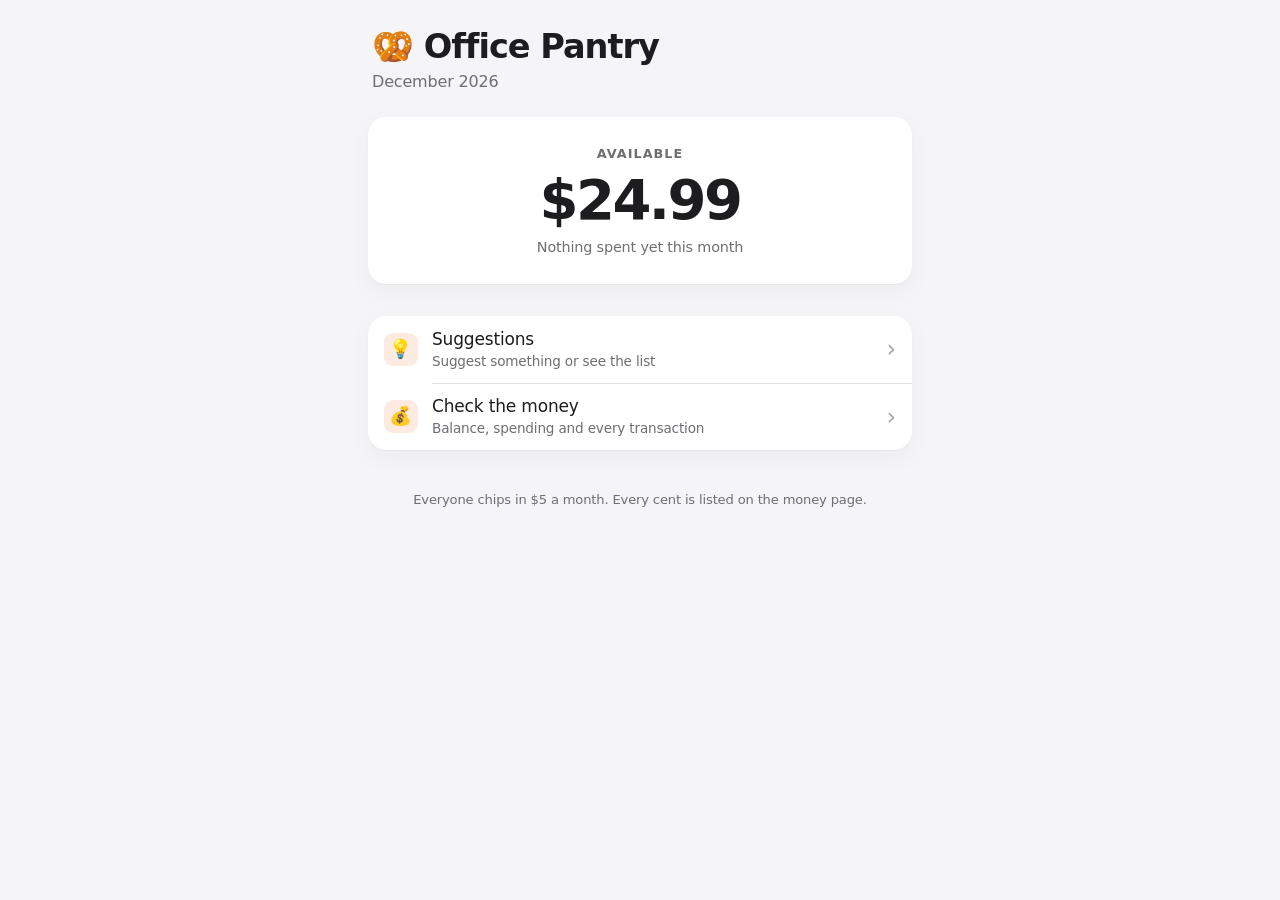
<file: index.html>
<!DOCTYPE html>
<html lang="en">
<head>
<meta charset="utf-8">
<meta name="viewport" content="width=device-width, initial-scale=1">
<title>Office Pantry</title>
<meta name="description" content="Shared office snack fund — balance, spending and suggestions.">
<meta name="theme-color" content="#f5f5f7" media="(prefers-color-scheme: light)">
<meta name="theme-color" content="#000000" media="(prefers-color-scheme: dark)">
<link rel="stylesheet" href="assets/style.css">
</head>
<body>

<header class="masthead">
  <h1>🥨 Office Pantry</h1>
  <p class="period" data-period></p>
</header>

<section class="balance-card">
  <p class="balance-label">Available</p>
  <p class="balance-amount" data-balance>…</p>
  <p class="balance-note" data-balance-note>Loading the ledger…</p>
</section>

<nav class="actions">
  <a class="action" href="suggestions.html">
    <span class="icon">💡</span>
    <span class="action-text">
      <span class="action-title">Suggestions</span>
      <span class="action-sub">Suggest something or see the list</span>
    </span>
    <span class="arrow">›</span>
  </a>
  <a class="action" href="budget.html">
    <span class="icon">💰</span>
    <span class="action-text">
      <span class="action-title">Check the money</span>
      <span class="action-sub">Balance, spending and every transaction</span>
    </span>
    <span class="arrow">›</span>
  </a>
</nav>

<p class="footnote">Everyone chips in $5 a month. Every cent is listed on the money page.</p>

<script src="assets/pantry.js"></script>
<script>Pantry.initIndex();</script>
</body>
</html>
</file>
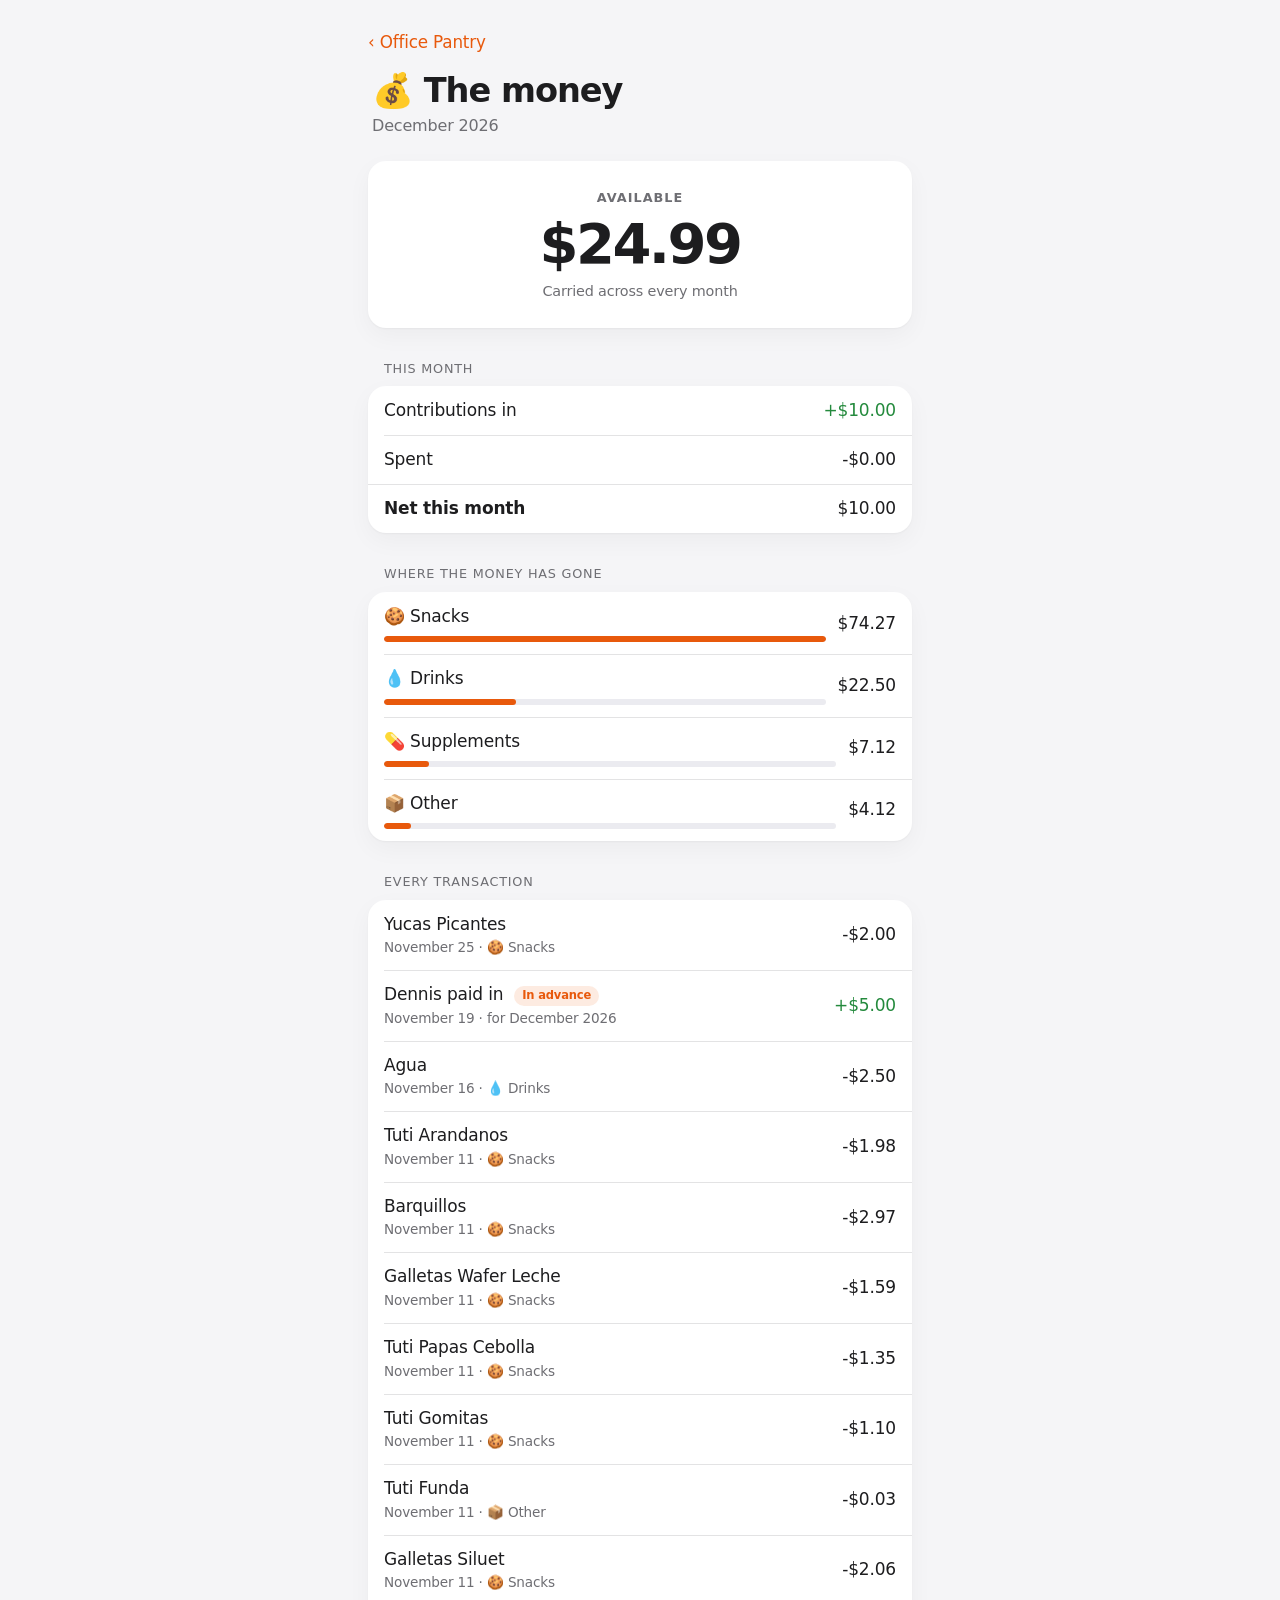
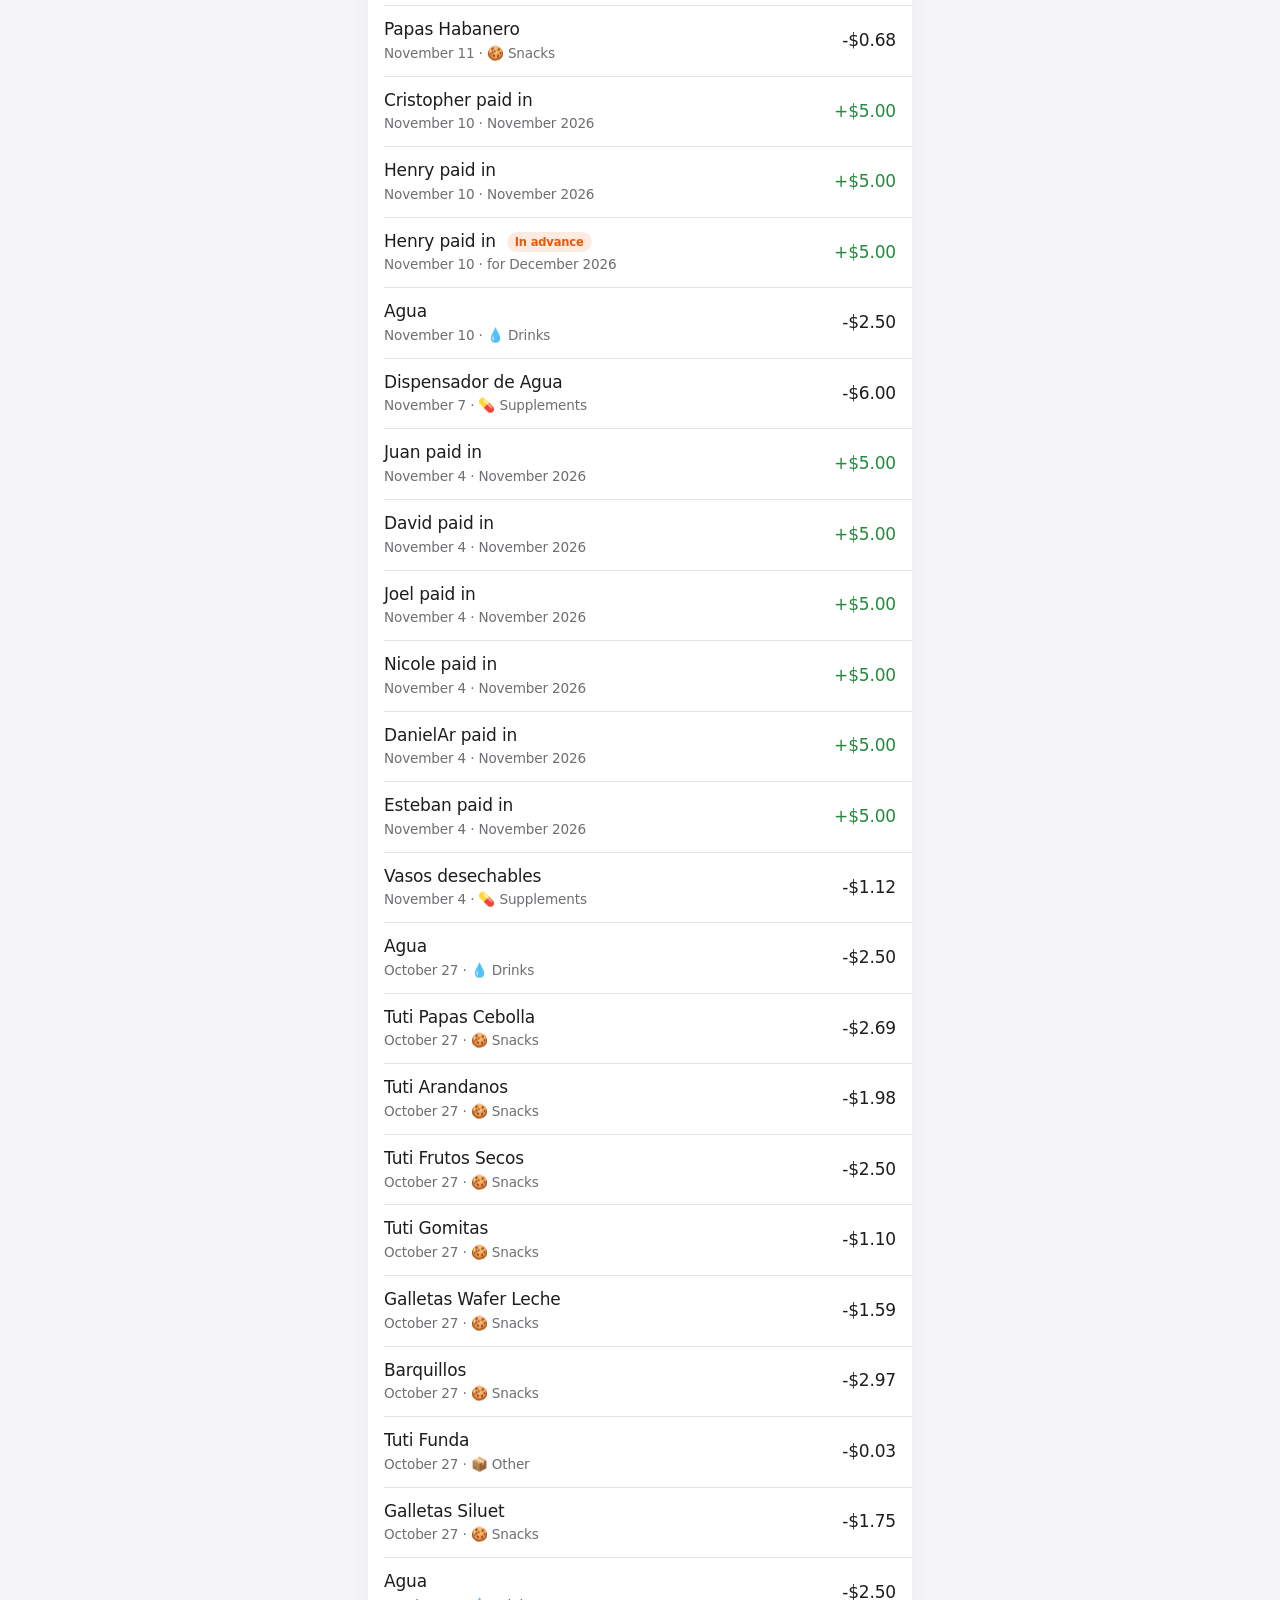
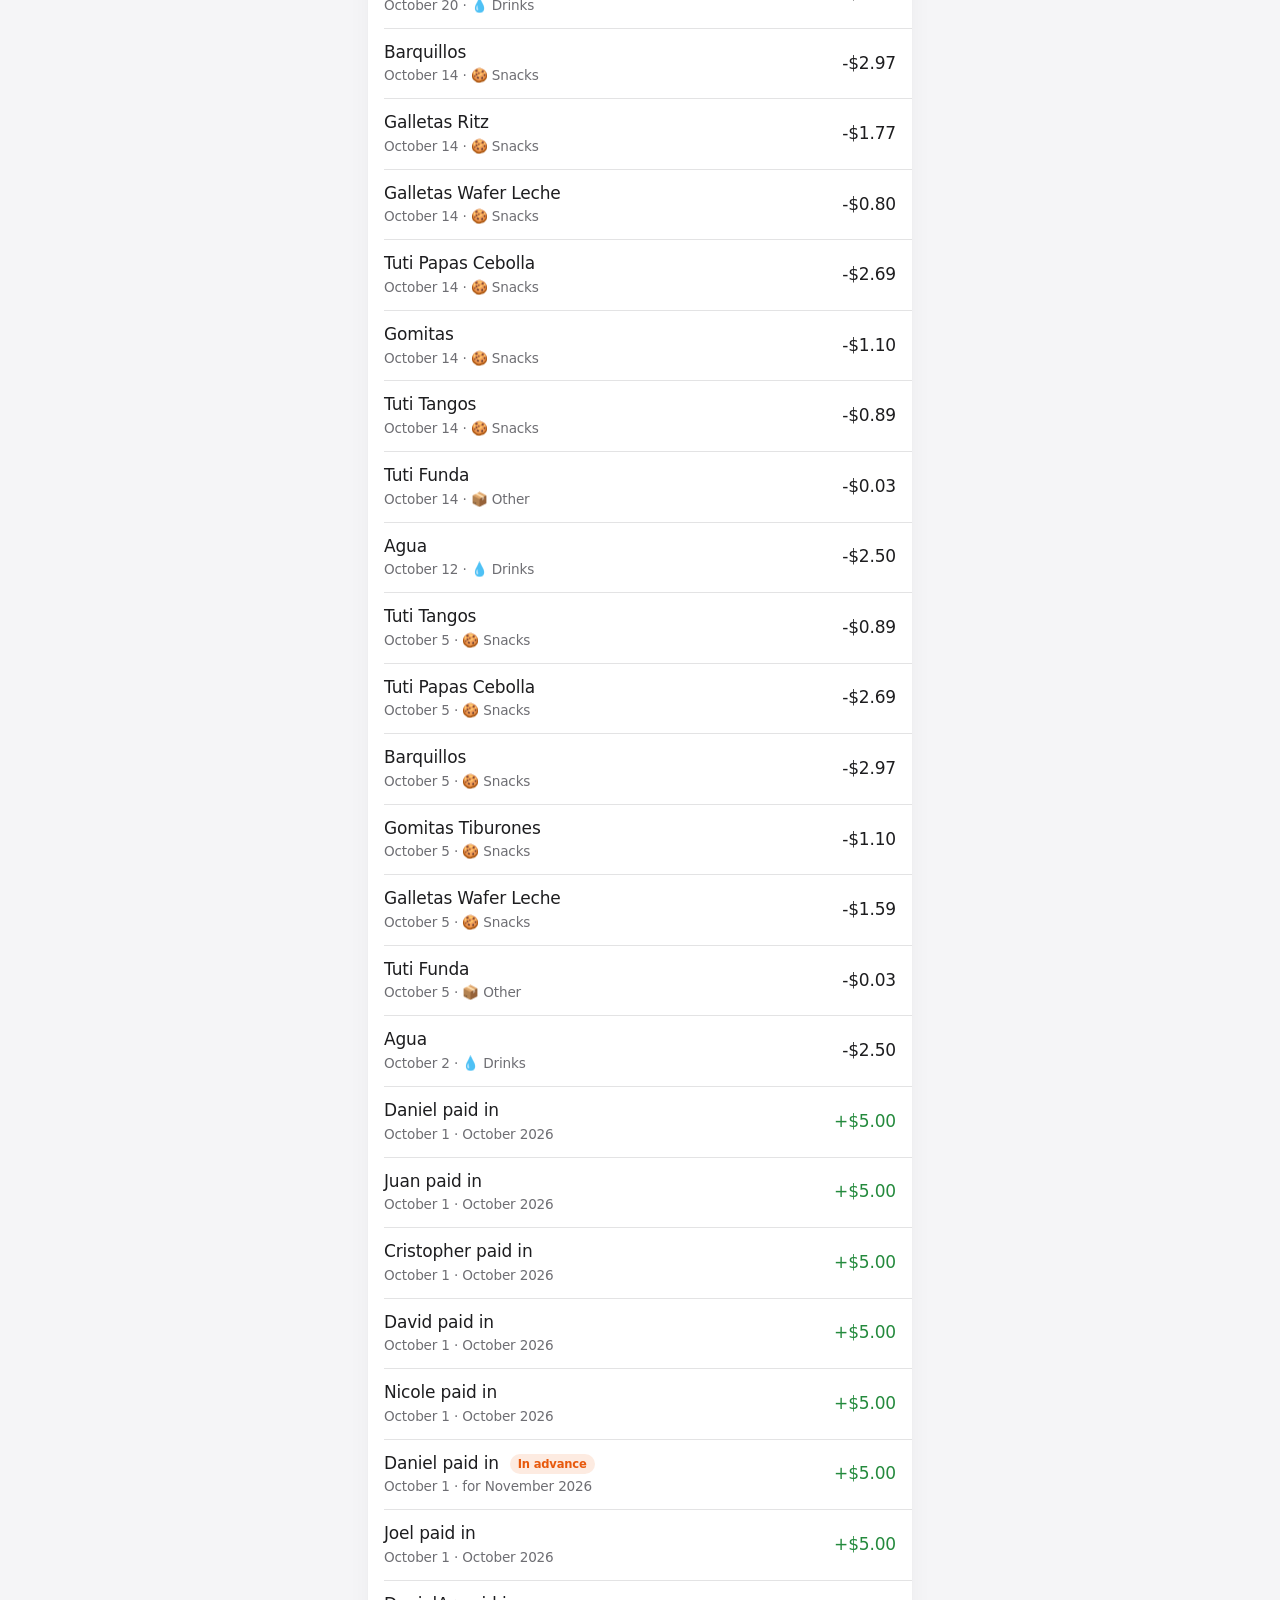
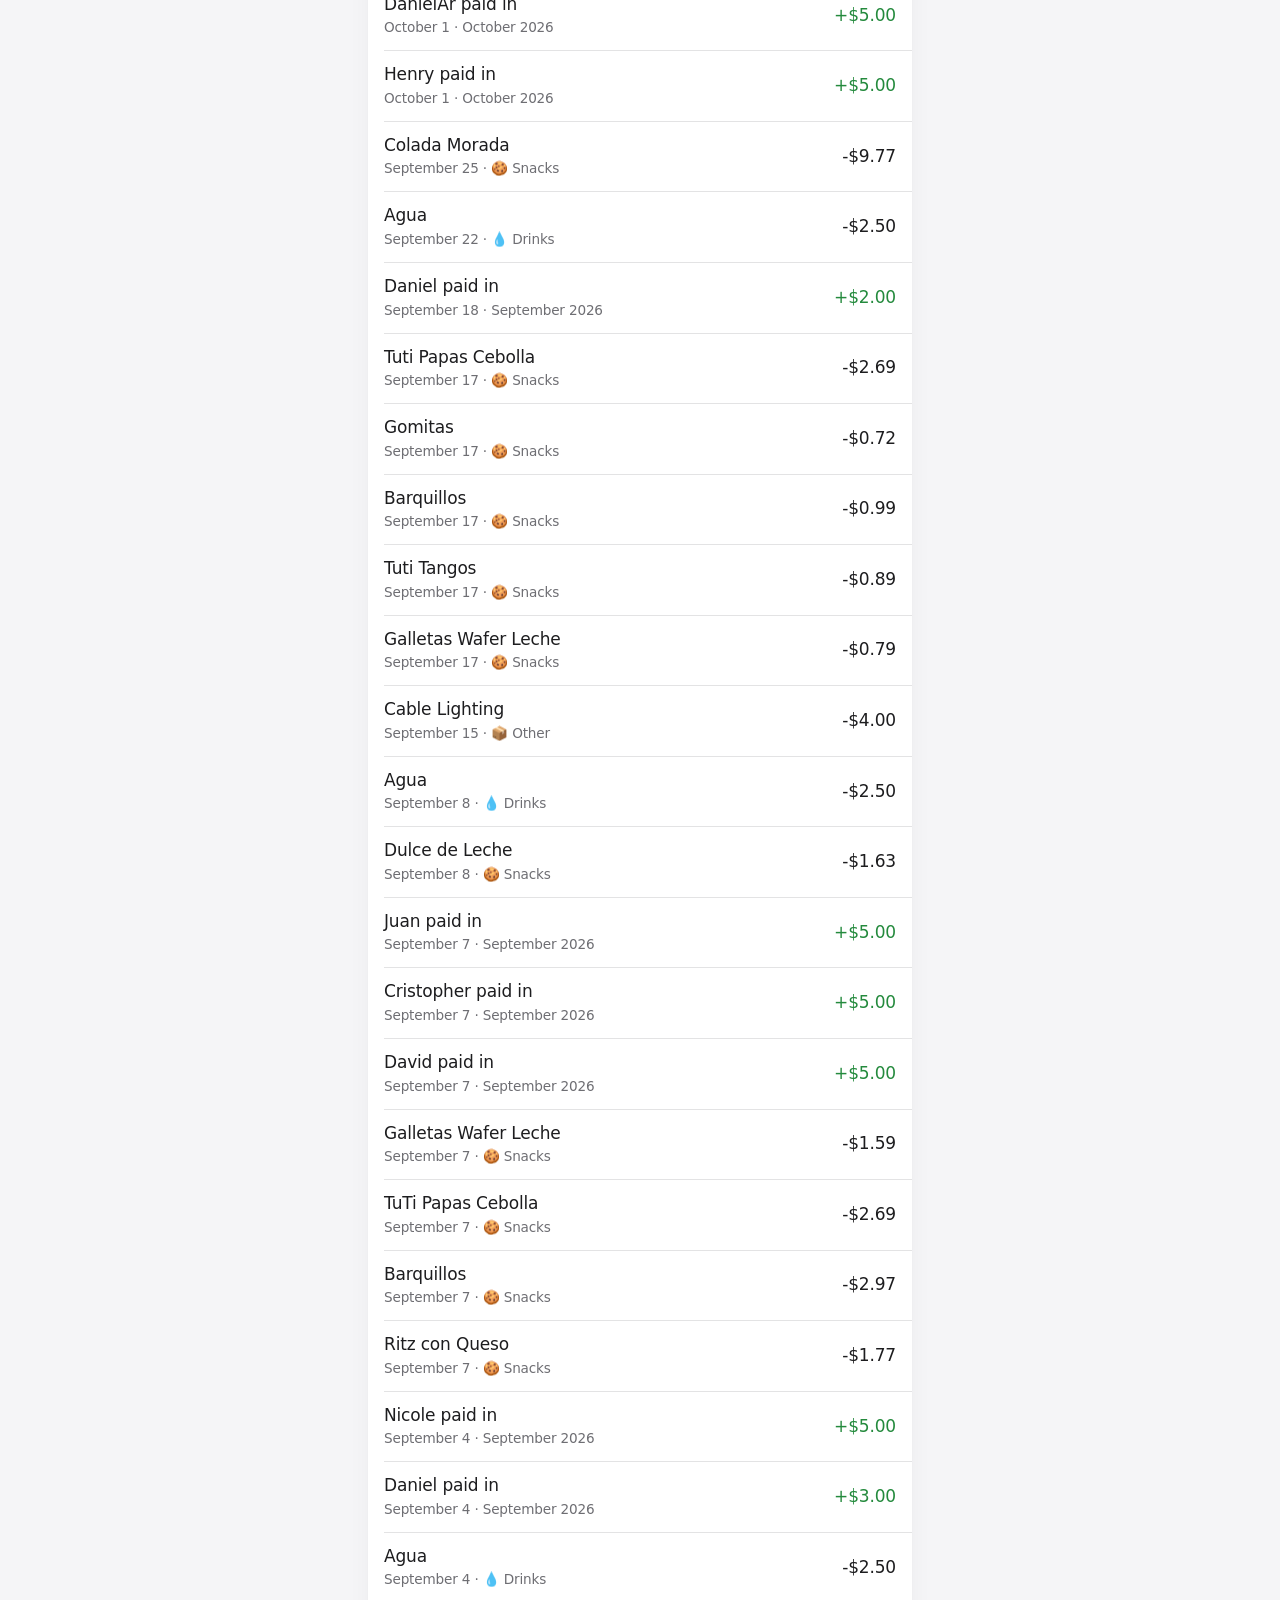
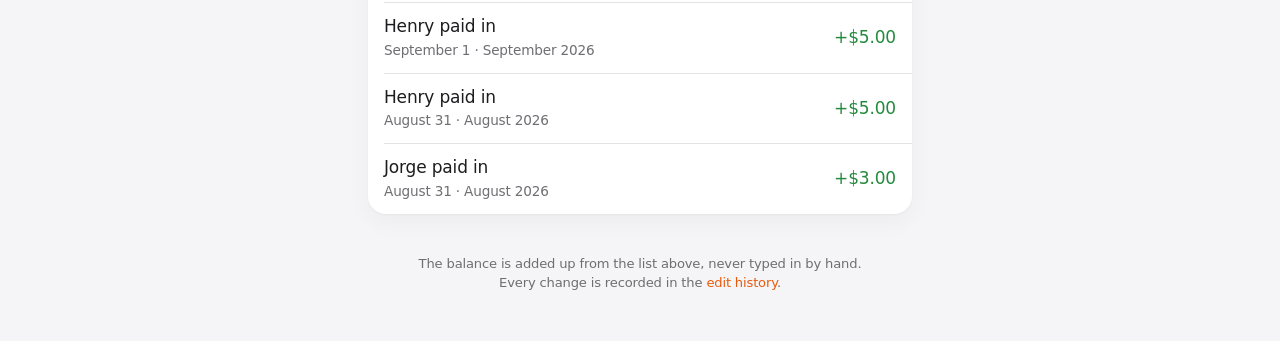
<file: budget.html>
<!DOCTYPE html>
<html lang="en">
<head>
<meta charset="utf-8">
<meta name="viewport" content="width=device-width, initial-scale=1">
<title>The money — Office Pantry</title>
<meta name="theme-color" content="#f5f5f7" media="(prefers-color-scheme: light)">
<meta name="theme-color" content="#000000" media="(prefers-color-scheme: dark)">
<link rel="stylesheet" href="assets/style.css">
</head>
<body>

<a class="backlink" href="index.html">‹ Office Pantry</a>

<header class="masthead">
  <h1>💰 The money</h1>
  <p class="period" data-period></p>
</header>

<section class="balance-card">
  <p class="balance-label">Available</p>
  <p class="balance-amount" data-balance>…</p>
  <p class="balance-note" data-balance-note>Loading the ledger…</p>
</section>

<section class="section">
  <h2>This month</h2>
  <div class="panel" data-month-summary>
    <p class="state">Loading…</p>
  </div>
</section>

<section class="section">
  <h2>Where the money has gone</h2>
  <div class="panel" data-breakdown>
    <p class="state">Loading…</p>
  </div>
</section>

<section class="section">
  <h2>Every transaction</h2>
  <div class="panel" data-history>
    <p class="state">Loading…</p>
  </div>
</section>

<p class="footnote">
  The balance is added up from the list above, never typed in by hand.<br>
  Every change is recorded in the
  <a data-repo-link
     href="https://github.com/TecnicoLabFisica/OfficePantry/commits/main/data">edit history</a>.
</p>

<script src="assets/pantry.js"></script>
<script>Pantry.initBudget();</script>
</body>
</html>
</file>
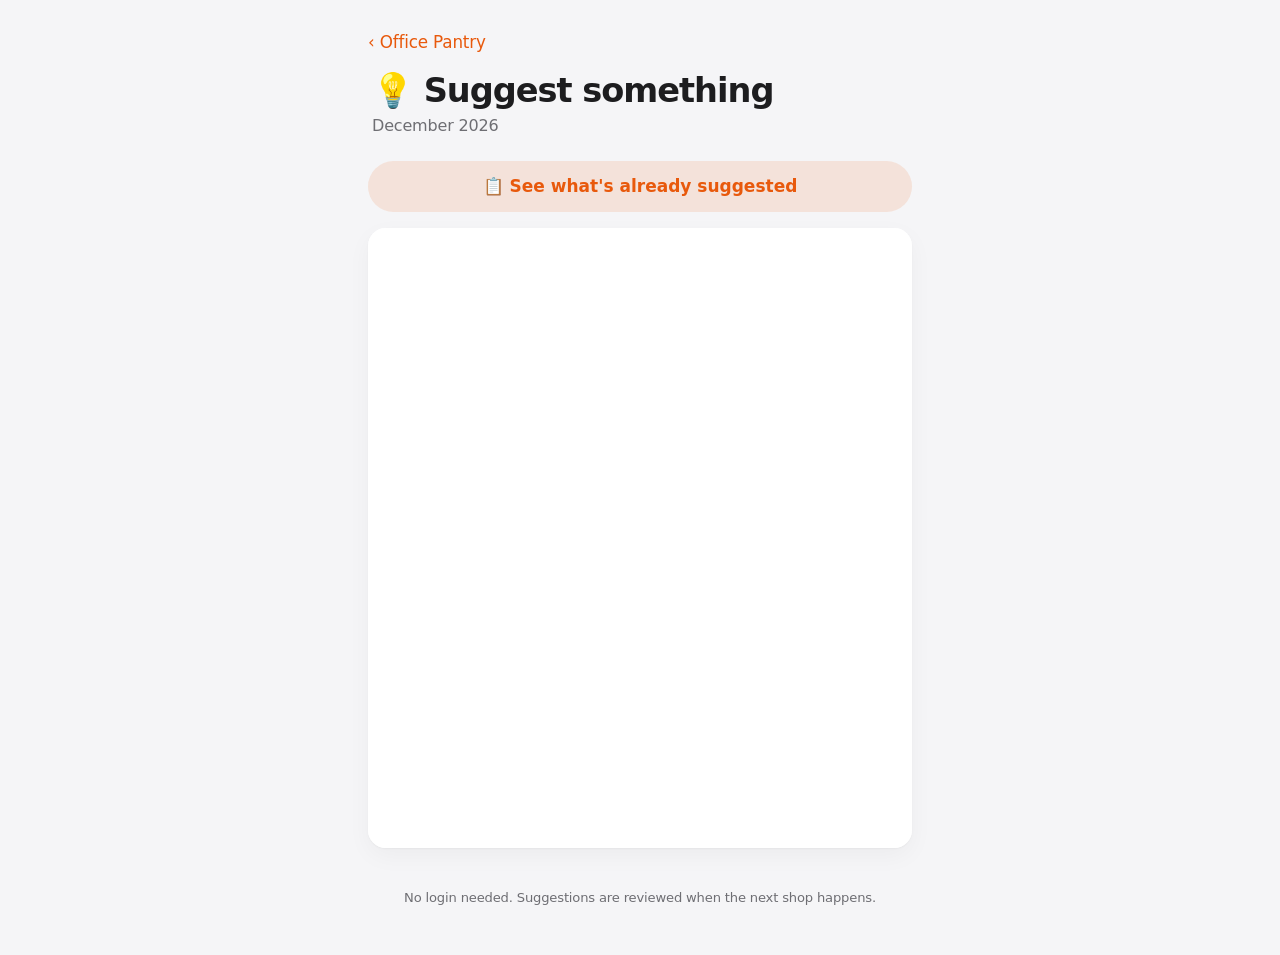
<file: suggestions.html>
<!DOCTYPE html>
<html lang="en">
<head>
<meta charset="utf-8">
<meta name="viewport" content="width=device-width, initial-scale=1">
<title>Suggestions — Office Pantry</title>
<meta name="theme-color" content="#f5f5f7" media="(prefers-color-scheme: light)">
<meta name="theme-color" content="#000000" media="(prefers-color-scheme: dark)">
<link rel="stylesheet" href="assets/style.css">
</head>
<body>

<a class="backlink" href="index.html">‹ Office Pantry</a>

<header class="masthead">
  <h1>💡 Suggest something</h1>
  <p class="period" data-period></p>
</header>

<button class="pill" type="button" popovertarget="suggestions-sheet">
  📋 See what's already suggested
</button>

<section class="form-card" id="form" data-form>
  <p class="state">Loading the form…</p>
</section>

<aside class="sheet" id="suggestions-sheet" popover aria-labelledby="sheet-title">
  <div class="sheet-grabber" aria-hidden="true"></div>
  <header class="sheet-head">
    <h2 id="sheet-title">Already suggested</h2>
    <button class="sheet-close" type="button"
            popovertarget="suggestions-sheet" popovertargetaction="hide">Done</button>
  </header>
  <div class="panel" id="list" data-suggestions>
    <p class="state">Loading…</p>
  </div>
</aside>

<p class="footnote">No login needed. Suggestions are reviewed when the next shop happens.</p>

<script src="assets/pantry.js"></script>
<script>Pantry.initSuggestions();</script>
</body>
</html>
</file>
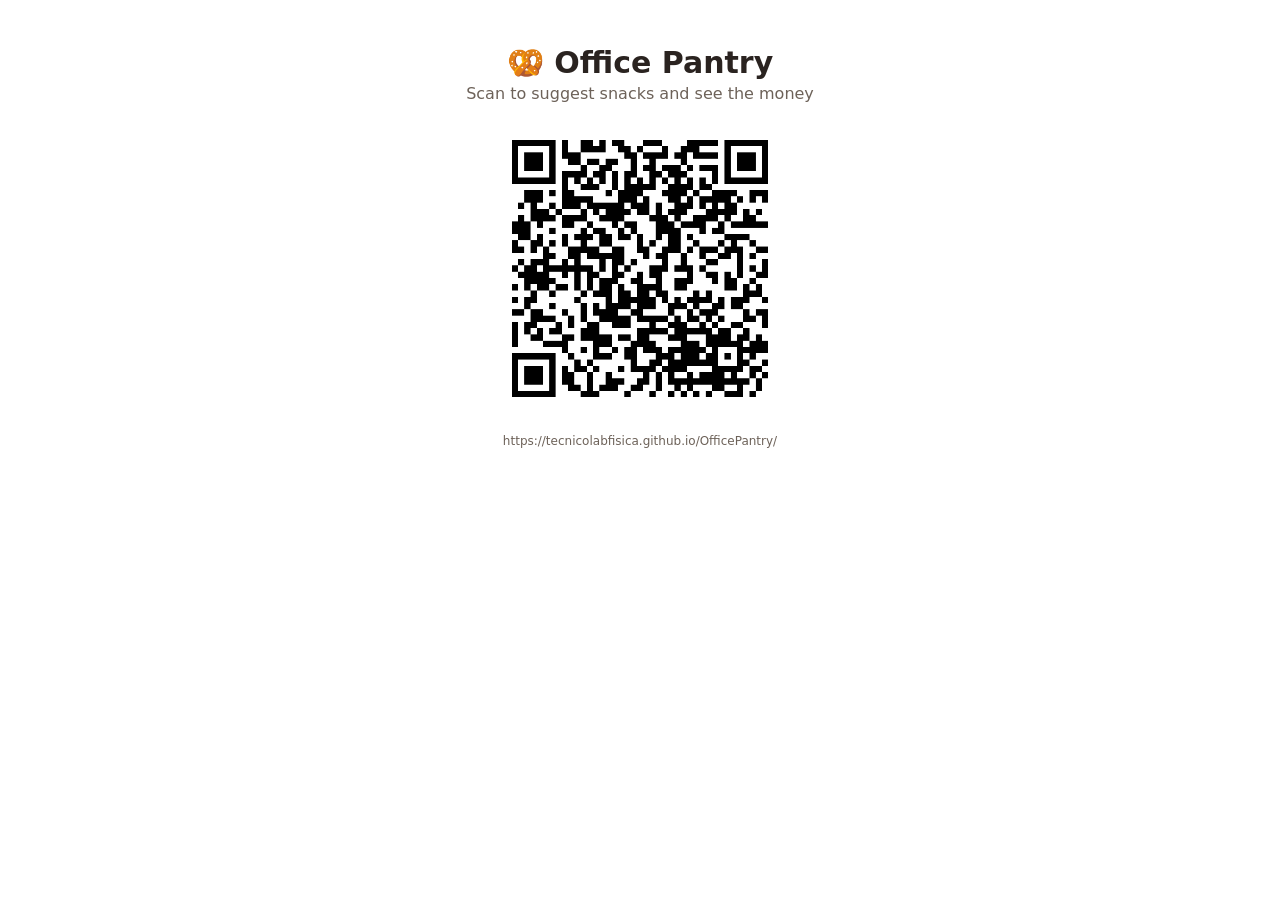
<file: qr/print.html>
<!DOCTYPE html>
<html lang="en"><head><meta charset="utf-8"><title>Office Pantry — QR</title>
<style>
  @page { margin: 18mm; }
  body { font: 16px system-ui, sans-serif; text-align: center;
         color: #2a2320; margin: 0; padding: 12mm; }
  h1 { font-size: 30px; margin: 0 0 4px; }
  p  { color: #6d6259; margin: 0 0 18px; }
  img { width: 78mm; height: 78mm; }
  .url { font-size: 12px; color: #6d6259; margin-top: 14px; word-break: break-all; }
</style></head>
<body>
  <h1>🥨 Office Pantry</h1>
  <p>Scan to suggest snacks and see the money</p>
  <img src="office-pantry-qr.png" alt="QR code for Office Pantry">
  <p class="url">https://tecnicolabfisica.github.io/OfficePantry/</p>
</body></html>
</file>
<file: assets/style.css>
/* Office Pantry — mobile-first. The entry point is a phone held in one hand.
 * The look follows iOS: large titles, inset grouped lists, hairline dividers. */

:root {
  --bg: #f5f5f7;
  --surface: #ffffff;
  --surface-press: #ebebf0;
  --border: rgba(60, 60, 67, .14);
  --ink: #1d1d1f;
  --ink-soft: #6e6e73;
  --accent: #e8590c;
  --accent-soft: rgba(232, 89, 12, .12);
  --positive: #248a3d;
  --negative: #d70015;
  --radius: 18px;
  --shadow: 0 1px 2px rgba(0, 0, 0, .04), 0 8px 24px rgba(0, 0, 0, .04);
  --ease: cubic-bezier(.32, .72, 0, 1);
  color-scheme: light dark;
}

@media (prefers-color-scheme: dark) {
  :root {
    --bg: #000000;
    --surface: #1c1c1e;
    --surface-press: #2c2c2e;
    --border: rgba(84, 84, 88, .55);
    --ink: #f5f5f7;
    --ink-soft: #98989d;
    --accent: #ff9f0a;
    --accent-soft: rgba(255, 159, 10, .16);
    --positive: #30d158;
    --negative: #ff453a;
    --shadow: none;
  }
}

* { box-sizing: border-box; }

body {
  margin: 0 auto;
  padding: 1.25rem 1rem 3rem;
  background: var(--bg);
  color: var(--ink);
  font: 17px/1.47 -apple-system, BlinkMacSystemFont, "SF Pro Text", system-ui,
    "Segoe UI", Roboto, "Helvetica Neue", sans-serif;
  letter-spacing: -.01em;
  max-width: 36rem;
  -webkit-text-size-adjust: 100%;
  -webkit-font-smoothing: antialiased;
}

p { margin: 0; }

a, button { -webkit-tap-highlight-color: transparent; }

:focus-visible { outline: 2px solid var(--accent); outline-offset: 2px; }

/* ---------- header ---------- */

.masthead { margin: .5rem 0 1.5rem; padding-inline: .25rem; }
.masthead h1 {
  font-size: 2.1rem;
  line-height: 1.15;
  font-weight: 700;
  letter-spacing: -.03em;
  margin: 0;
}
.masthead .period { color: var(--ink-soft); font-size: 1rem; margin-top: .2rem; }

.backlink {
  display: inline-flex;
  align-items: center;
  gap: .15rem;
  min-height: 44px;
  color: var(--accent);
  text-decoration: none;
  font-size: 1.05rem;
}
.backlink:hover { opacity: .7; }

/* ---------- balance ---------- */

.balance-card {
  background: var(--surface);
  border-radius: var(--radius);
  box-shadow: var(--shadow);
  padding: 1.75rem 1rem 1.6rem;
  text-align: center;
  margin-bottom: 2rem;
}
.balance-label {
  font-size: .8rem;
  font-weight: 600;
  text-transform: uppercase;
  letter-spacing: .08em;
  color: var(--ink-soft);
}
.balance-amount {
  font-size: 3.5rem;
  line-height: 1.1;
  font-weight: 600;
  letter-spacing: -.045em;
  margin-top: .3rem;
  font-variant-numeric: tabular-nums;
}
.balance-amount.is-negative { color: var(--negative); }
.balance-note { font-size: .9rem; color: var(--ink-soft); margin-top: .4rem; }

/* ---------- action list (inset grouped) ---------- */

.actions {
  display: flex;
  flex-direction: column;
  background: var(--surface);
  border-radius: var(--radius);
  box-shadow: var(--shadow);
  overflow: hidden;
}
.action {
  position: relative;
  display: flex;
  align-items: center;
  gap: .9rem;
  min-height: 60px;
  padding: .7rem 1rem;
  color: var(--ink);
  text-decoration: none;
  transition: background-color .2s ease;
}
.action + .action::before {       /* hairline that starts after the icon */
  content: "";
  position: absolute;
  top: 0;
  right: 0;
  left: calc(1rem + 2.1rem + .9rem);
  height: 1px;
  background: var(--border);
}
.action:hover { background: var(--surface-press); }
.action:active { background: var(--surface-press); transition: none; }
.action .icon {
  flex: none;
  display: grid;
  place-items: center;
  width: 2.1rem;
  height: 2.1rem;
  border-radius: 9px;
  background: var(--accent-soft);
  font-size: 1.15rem;
  line-height: 1;
}
.action .action-text { display: flex; flex-direction: column; min-width: 0; }
.action .action-title { font-weight: 500; }
.action .action-sub { font-size: .85rem; color: var(--ink-soft); }
.action .arrow {
  margin-left: auto;
  color: var(--ink-soft);
  opacity: .6;
  font-size: 1.5rem;
  line-height: 1;
}

/* ---------- generic sections ---------- */

.section { margin-top: 2rem; }
.section h2 {
  font-size: .8rem;
  text-transform: uppercase;
  letter-spacing: .06em;
  color: var(--ink-soft);
  margin: 0 0 .5rem;
  padding-inline: 1rem;
  font-weight: 500;
}

.panel {
  background: var(--surface);
  border-radius: var(--radius);
  box-shadow: var(--shadow);
  overflow: hidden;
}

/* ---------- rows ---------- */

.row {
  position: relative;
  display: flex;
  align-items: center;
  gap: .75rem;
  min-height: 48px;
  padding: .75rem 1rem;
}
.row + .row::before {             /* inset hairline, iOS style */
  content: "";
  position: absolute;
  top: 0;
  right: 0;
  left: 1rem;
  height: 1px;
  background: var(--border);
}
.row .row-main { flex: 1; min-width: 0; }
.row .row-title { display: block; }
.row .row-meta { display: block; font-size: .85rem; color: var(--ink-soft); margin-top: .1rem; }
.row .amount { font-variant-numeric: tabular-nums; font-weight: 500; white-space: nowrap; }
.row .amount.is-out { color: var(--ink); }
.row .amount.is-in { color: var(--positive); }

.row.is-total { font-weight: 600; }
.row.is-total + .row::before,
.row + .row.is-total::before { left: 0; }
.row.is-note .row-title,
.row.is-note .amount { color: var(--ink-soft); }

/* a small capsule beside a row title, e.g. "In advance" */
.tag {
  display: inline-block;
  margin-left: .35rem;
  padding: .1rem .5rem;
  border-radius: 999px;
  background: var(--accent-soft);
  color: var(--accent);
  font-size: .72rem;
  font-weight: 600;
  vertical-align: .1em;
}

/* category breakdown bar */
.bar-track {
  height: 6px;
  background: var(--surface-press);
  border-radius: 3px;
  overflow: hidden;
  margin-top: .45rem;
}
.bar-fill { height: 100%; background: var(--accent); border-radius: 3px; }

/* ---------- states ---------- */

.state { padding: 1.5rem 1rem; text-align: center; color: var(--ink-soft); font-size: .95rem; }
.state.is-error { color: var(--negative); }
.state a { color: var(--accent); }

/* ---------- embedded form ---------- */

.form-card {
  background: var(--surface);
  border-radius: var(--radius);
  box-shadow: var(--shadow);
  overflow: hidden;
}
.form-embed { display: block; width: 100%; border: 0; background: var(--surface); }

/* ---------- pill button ---------- */

.pill {
  display: flex;
  align-items: center;
  justify-content: center;
  gap: .5rem;
  width: 100%;
  min-height: 50px;
  margin-bottom: 1rem;
  padding: .8rem 1.2rem;
  border: 0;
  border-radius: 999px;
  background: var(--accent-soft);
  color: var(--accent);
  font: inherit;
  font-weight: 600;
  cursor: pointer;
  transition: transform .15s ease, opacity .15s ease;
}
.pill:hover { opacity: .85; }
.pill:active { transform: scale(.98); }

/* ---------- suggestions sheet (native popover) ----------
 * Phones: a bottom sheet that slides up. Wide screens: a side panel from the right. */

.sheet {
  position: fixed;
  inset: auto 0 0 0;
  width: 100%;
  max-width: 36rem;
  max-height: 85vh;
  max-height: 85dvh;
  margin: 0 auto;
  padding: 0 0 max(1.25rem, env(safe-area-inset-bottom));
  border: 0;
  border-radius: 22px 22px 0 0;
  background: var(--bg);
  color: var(--ink);
  overflow-y: auto;
  overscroll-behavior: contain;
  box-shadow: 0 -10px 40px rgba(0, 0, 0, .18);
  transform: translateY(100%);
  transition: transform .45s var(--ease),
    overlay .45s allow-discrete, display .45s allow-discrete;
}
.sheet:popover-open { transform: none; }
@starting-style { .sheet:popover-open { transform: translateY(100%); } }

.sheet::backdrop {
  background: rgba(0, 0, 0, 0);
  transition: background-color .45s var(--ease),
    overlay .45s allow-discrete, display .45s allow-discrete;
}
.sheet:popover-open::backdrop {
  background: rgba(0, 0, 0, .32);
  -webkit-backdrop-filter: blur(3px);
  backdrop-filter: blur(3px);
}
@starting-style { .sheet:popover-open::backdrop { background: rgba(0, 0, 0, 0); } }

.sheet-grabber {
  width: 36px;
  height: 5px;
  margin: .5rem auto 0;
  border-radius: 3px;
  background: var(--border);
}
.sheet-head {
  position: sticky;
  top: 0;
  z-index: 1;
  display: flex;
  align-items: center;
  justify-content: space-between;
  padding: .6rem 1rem .75rem;
  background: var(--bg);
}
.sheet-head h2 { margin: 0; font-size: 1.25rem; font-weight: 700; letter-spacing: -.02em; }
.sheet-close {
  min-height: 44px;
  padding: 0 .25rem;
  border: 0;
  background: none;
  color: var(--accent);
  font: inherit;
  font-weight: 600;
  cursor: pointer;
}
.sheet .panel { margin: 0 1rem; }

@media (min-width: 48rem) {
  .sheet {
    inset: 0 0 0 auto;
    width: 26rem;
    max-width: none;
    height: 100%;
    max-height: none;
    margin: 0;
    border-radius: 22px 0 0 22px;
    box-shadow: -10px 0 40px rgba(0, 0, 0, .18);
    transform: translateX(100%);
  }
  .sheet:popover-open { transform: none; }
  @starting-style { .sheet:popover-open { transform: translateX(100%); } }
  .sheet-grabber { display: none; }
  .sheet-head { padding-top: 1.25rem; }
}

@media (prefers-reduced-motion: reduce) {
  .sheet, .sheet::backdrop { transition-duration: 0s; }
}

/* ---------- footnote ---------- */

.footnote {
  margin-top: 2.5rem;
  padding-inline: 1rem;
  text-align: center;
  font-size: .82rem;
  color: var(--ink-soft);
}
.footnote a { color: var(--accent); text-decoration: none; }
.footnote a:hover { text-decoration: underline; }
</file>
